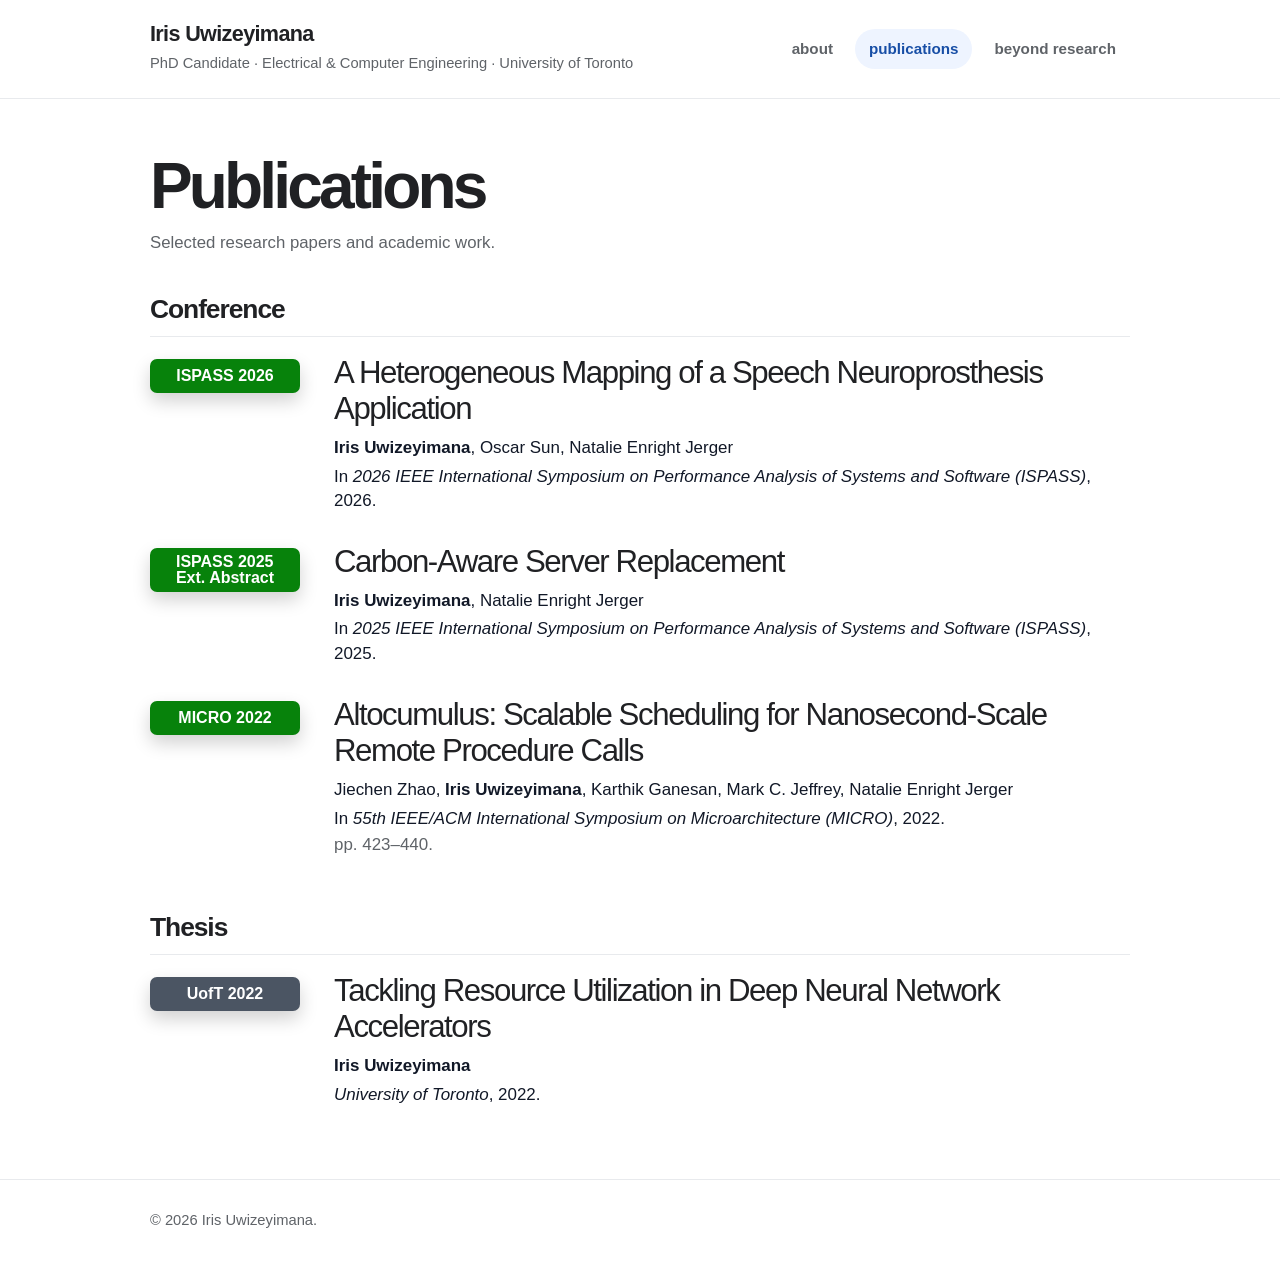
<file: publications/index.html>
<!doctype html>
<html lang="en">
<head>
  <meta charset="utf-8">
  <meta name="viewport" content="width=device-width, initial-scale=1">
  <title>Publications · Iris Uwizeyimana</title>
  <meta name="description" content="Publications by Iris Uwizeyimana.">
  <link rel="stylesheet" href="../assets/css/main.css">
</head>
<body>
  <header class="site-header">
    <div class="site-shell header-inner">
      <a class="brand" href="index.html" aria-label="Home">
        <span class="brand-name">Iris Uwizeyimana</span>
        <span class="brand-subtitle">PhD Candidate · Electrical &amp; Computer Engineering · University of Toronto</span>
      </a>
      <nav class="nav" aria-label="Primary navigation">
        <a href="/">about</a>
        <a class="active" href="/publications/">publications</a>
        <a href="/beyond-research/">beyond research</a>
      </nav>
    </div>
  </header>

  <main class="site-shell">
    <h1 class="page-title">Publications</h1>
    <p class="page-kicker">Selected research papers and academic work.</p>

    <section class="publication-section" aria-labelledby="conference-publications">
      <h2 id="conference-publications" class="section-heading">Conference</h2>

      <div class="pub-list">
        <article class="pub-item">
          <div class="pub-badge">ISPASS 2026</div>
          <div class="pub-content">
            <h3 class="pub-title">
              <a href="https://scholar.google.ca/scholar?q=%22A+Heterogeneous+Mapping+of+a+Speech+Neuroprosthesis+Application%22" target="_blank" rel="noopener">
                A Heterogeneous Mapping of a Speech Neuroprosthesis Application
              </a>
            </h3>
            <p class="pub-authors"><span class="author-me">Iris Uwizeyimana</span>, Oscar Sun, Natalie Enright Jerger</p>
            <p class="pub-venue">In <em>2026 IEEE International Symposium on Performance Analysis of Systems and Software (ISPASS)</em>, 2026.</p>
          </div>
        </article>

        <article class="pub-item">
          <div class="pub-badge">ISPASS 2025 <br> Ext. Abstract</div>
          <div class="pub-content">
            <h3 class="pub-title">
              <a href="https://scholar.google.ca/scholar?q=%22Carbon-Aware+Server+Replacement%22+%22Iris+Uwizeyimana%22" target="_blank" rel="noopener">
                Carbon-Aware Server Replacement
              </a>
            </h3>
            <p class="pub-authors"><span class="author-me">Iris Uwizeyimana</span>, Natalie Enright Jerger</p>
            <p class="pub-venue">In <em>2025 IEEE International Symposium on Performance Analysis of Systems and Software (ISPASS)</em>, 2025.</p>
          </div>
        </article>

        <article class="pub-item">
          <div class="pub-badge">MICRO 2022</div>
          <div class="pub-content">
            <h3 class="pub-title">
              <a href="https://scholar.google.ca/scholar?q=%22Altocumulus:+Scalable+scheduling+for+nanosecond-scale+remote+procedure+calls%22" target="_blank" rel="noopener">
                Altocumulus: Scalable Scheduling for Nanosecond-Scale Remote Procedure Calls
              </a>
            </h3>
            <p class="pub-authors">Jiechen Zhao, <span class="author-me">Iris Uwizeyimana</span>, Karthik Ganesan, Mark C. Jeffrey, Natalie Enright Jerger</p>
            <p class="pub-venue">In <em>55th IEEE/ACM International Symposium on Microarchitecture (MICRO)</em>, 2022.</p>
            <p class="pub-details">pp. 423–440.</p>
          </div>
        </article>
      </div>
    </section>

    <section class="publication-section thesis-section" aria-labelledby="thesis-publications">
      <h2 id="thesis-publications" class="section-heading">Thesis</h2>

      <div class="pub-list">
        <article class="pub-item">
          <div class="pub-badge pub-badge-secondary">UofT 2022</div>
          <div class="pub-content">
            <h3 class="pub-title">
              <a href="https://scholar.google.ca/scholar?q=%22Tackling+Resource+Utilization+in+Deep+Neural+Network+Accelerators%22" target="_blank" rel="noopener">
                Tackling Resource Utilization in Deep Neural Network Accelerators
              </a>
            </h3>
            <p class="pub-authors"><span class="author-me">Iris Uwizeyimana</span></p>
            <p class="pub-venue"><em>University of Toronto</em>, 2022.</p>
          </div>
        </article>
      </div>
    </section>
  </main>

  <footer class="site-footer">
    <div class="site-shell">
      <p>© <span id="year">2026</span> Iris Uwizeyimana.</p>
    </div>
  </footer>
</body>
</html>
</file>
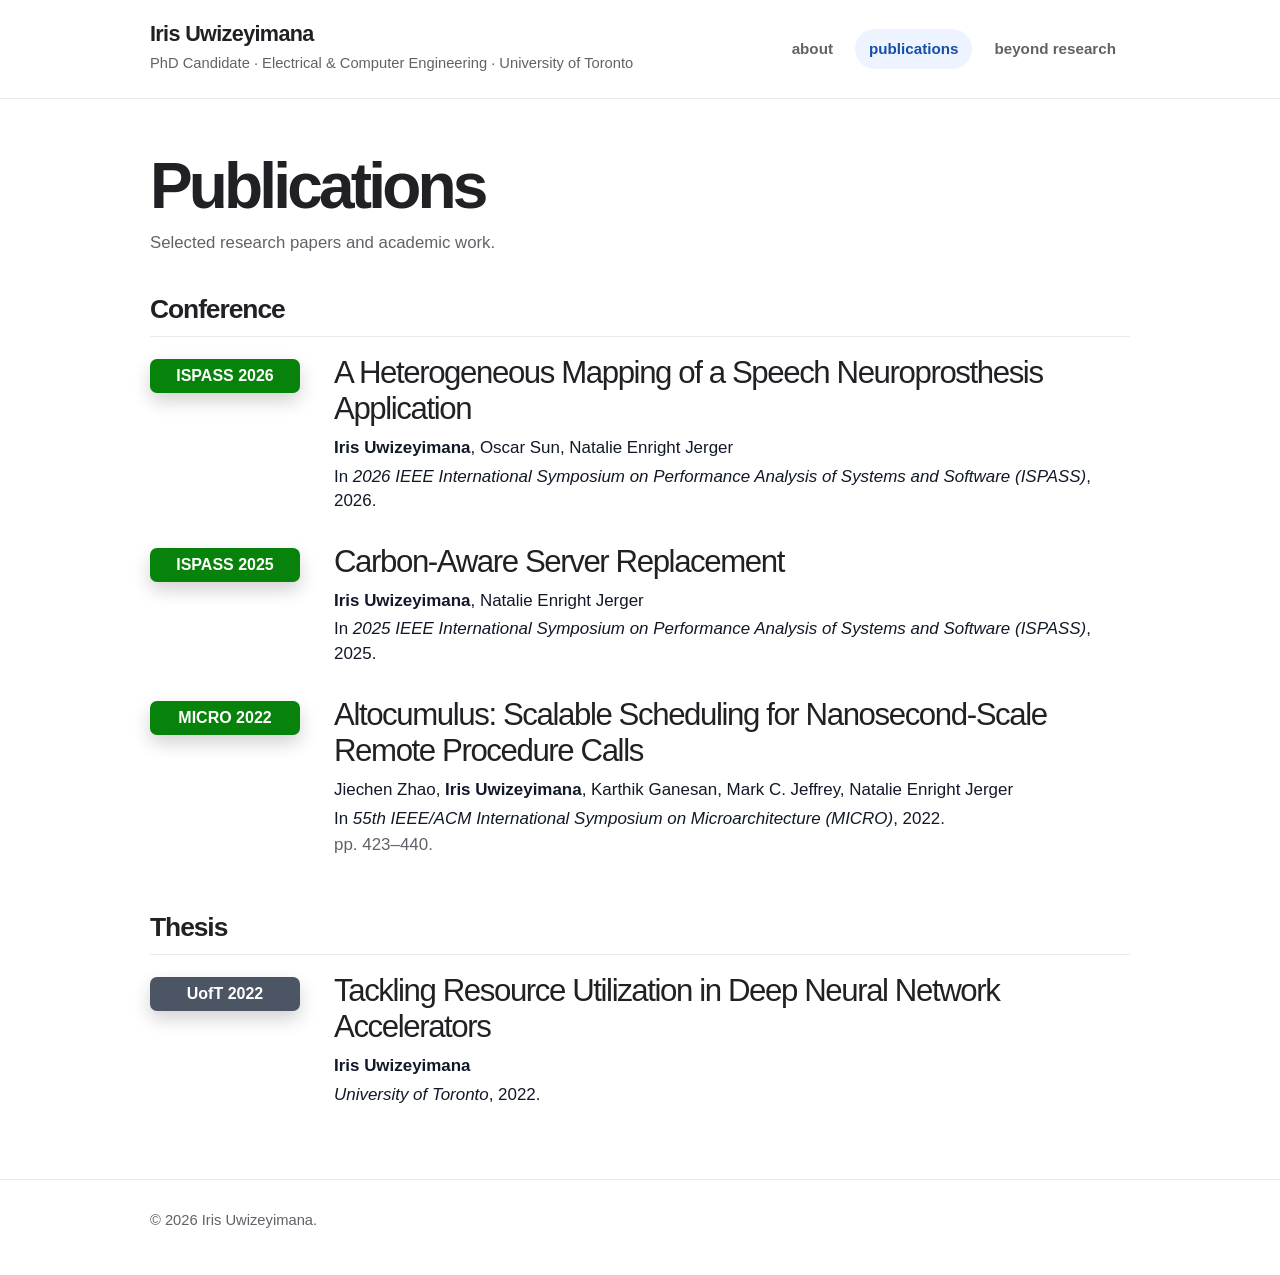
<file: publications.html>
<!doctype html>
<html lang="en">
<head>
  <meta charset="utf-8">
  <meta name="viewport" content="width=device-width, initial-scale=1">
  <title>Publications · Iris Uwizeyimana</title>
  <meta name="description" content="Publications by Iris Uwizeyimana.">
  <link rel="stylesheet" href="assets/css/main.css">
</head>
<body>
  <header class="site-header">
    <div class="site-shell header-inner">
      <a class="brand" href="index.html" aria-label="Home">
        <span class="brand-name">Iris Uwizeyimana</span>
        <span class="brand-subtitle">PhD Candidate · Electrical &amp; Computer Engineering · University of Toronto</span>
      </a>
      <nav class="nav" aria-label="Primary navigation">
        <a href="index.html">about</a>
        <a class="active" href="publications.html">publications</a>
        <a href="beyond-research.html">beyond research</a>
      </nav>
    </div>
  </header>

  <main class="site-shell">
    <h1 class="page-title">Publications</h1>
    <p class="page-kicker">Selected research papers and academic work.</p>

    <section class="publication-section" aria-labelledby="conference-publications">
      <h2 id="conference-publications" class="section-heading">Conference</h2>

      <div class="pub-list">
        <article class="pub-item">
          <div class="pub-badge">ISPASS 2026</div>
          <div class="pub-content">
            <h3 class="pub-title">
              <a href="https://scholar.google.ca/scholar?q=%22A+Heterogeneous+Mapping+of+a+Speech+Neuroprosthesis+Application%22" target="_blank" rel="noopener">
                A Heterogeneous Mapping of a Speech Neuroprosthesis Application
              </a>
            </h3>
            <p class="pub-authors"><span class="author-me">Iris Uwizeyimana</span>, Oscar Sun, Natalie Enright Jerger</p>
            <p class="pub-venue">In <em>2026 IEEE International Symposium on Performance Analysis of Systems and Software (ISPASS)</em>, 2026.</p>
          </div>
        </article>

        <article class="pub-item">
          <div class="pub-badge">ISPASS 2025</div>
          <div class="pub-content">
            <h3 class="pub-title">
              <a href="https://scholar.google.ca/scholar?q=%22Carbon-Aware+Server+Replacement%22+%22Iris+Uwizeyimana%22" target="_blank" rel="noopener">
                Carbon-Aware Server Replacement
              </a>
            </h3>
            <p class="pub-authors"><span class="author-me">Iris Uwizeyimana</span>, Natalie Enright Jerger</p>
            <p class="pub-venue">In <em>2025 IEEE International Symposium on Performance Analysis of Systems and Software (ISPASS)</em>, 2025.</p>
          </div>
        </article>

        <article class="pub-item">
          <div class="pub-badge">MICRO 2022</div>
          <div class="pub-content">
            <h3 class="pub-title">
              <a href="https://scholar.google.ca/scholar?q=%22Altocumulus:+Scalable+scheduling+for+nanosecond-scale+remote+procedure+calls%22" target="_blank" rel="noopener">
                Altocumulus: Scalable Scheduling for Nanosecond-Scale Remote Procedure Calls
              </a>
            </h3>
            <p class="pub-authors">Jiechen Zhao, <span class="author-me">Iris Uwizeyimana</span>, Karthik Ganesan, Mark C. Jeffrey, Natalie Enright Jerger</p>
            <p class="pub-venue">In <em>55th IEEE/ACM International Symposium on Microarchitecture (MICRO)</em>, 2022.</p>
            <p class="pub-details">pp. 423–440.</p>
          </div>
        </article>
      </div>
    </section>

    <section class="publication-section thesis-section" aria-labelledby="thesis-publications">
      <h2 id="thesis-publications" class="section-heading">Thesis</h2>

      <div class="pub-list">
        <article class="pub-item">
          <div class="pub-badge pub-badge-secondary">UofT 2022</div>
          <div class="pub-content">
            <h3 class="pub-title">
              <a href="https://scholar.google.ca/scholar?q=%22Tackling+Resource+Utilization+in+Deep+Neural+Network+Accelerators%22" target="_blank" rel="noopener">
                Tackling Resource Utilization in Deep Neural Network Accelerators
              </a>
            </h3>
            <p class="pub-authors"><span class="author-me">Iris Uwizeyimana</span></p>
            <p class="pub-venue"><em>University of Toronto</em>, 2022.</p>
          </div>
        </article>
      </div>
    </section>
  </main>

  <footer class="site-footer">
    <div class="site-shell">
      <p>© <span id="year">2026</span> Iris Uwizeyimana.</p>
    </div>
  </footer>
</body>
</html>
</file>
<file: assets/css/main.css>
:root {
  --bg: #ffffff;
  --text: #202124;
  --muted: #5f6368;
  --line: #e8eaed;
  --accent: #174ea6;
  --accent-soft: #eef4ff;
  --card: #fafafa;
  --shadow: 0 18px 45px rgba(32, 33, 36, 0.08);
  --radius: 18px;
  --content-width: 980px;
}

* {
  box-sizing: border-box;
}

html {
  scroll-behavior: smooth;
}

body {
  margin: 0;
  background: var(--bg);
  color: var(--text);
  font-family: -apple-system, BlinkMacSystemFont, "Segoe UI", Roboto, Helvetica, Arial, sans-serif;
  font-size: 16px;
  line-height: 1.7;
}

body::selection,
::selection {
  background: var(--accent-soft);
}

a {
  color: var(--accent);
  text-decoration: none;
  text-underline-offset: 0.22em;
}

a:hover,
a:focus {
  text-decoration: underline;
}

.site-shell {
  width: min(calc(100% - 40px), var(--content-width));
  margin: 0 auto;
}

.site-header {
  border-bottom: 1px solid var(--line);
  background: rgba(255, 255, 255, 0.92);
  backdrop-filter: blur(12px);
  position: sticky;
  top: 0;
  z-index: 20;
}

.header-inner {
  display: flex;
  align-items: center;
  justify-content: space-between;
  gap: 24px;
  padding: 22px 0;
}

.brand {
  min-width: 260px;
}

.brand-name {
  display: block;
  color: var(--text);
  font-size: 1.35rem;
  font-weight: 720;
  letter-spacing: -0.03em;
  line-height: 1.15;
}

.brand-subtitle {
  display: block;
  color: var(--muted);
  font-size: 0.92rem;
  margin-top: 4px;
}

.nav {
  display: flex;
  align-items: center;
  gap: 8px;
  flex-wrap: wrap;
  justify-content: flex-end;
}

.nav a {
  color: var(--muted);
  border-radius: 999px;
  padding: 7px 14px;
  font-size: 0.95rem;
  font-weight: 600;
  text-decoration: none;
}

.nav a:hover,
.nav a:focus,
.nav a.active {
  color: var(--accent);
  background: var(--accent-soft);
}

main {
  padding: 54px 0 72px;
}

.page-title {
  margin: 0 0 10px;
  font-size: clamp(2.1rem, 5vw, 4.1rem);
  line-height: 1.04;
  letter-spacing: -0.06em;
}

.page-kicker {
  margin: 0 0 34px;
  color: var(--muted);
  max-width: 720px;
  font-size: 1.05rem;
}

.hero-card,
.blank-card,
.note-card {
  border: 1px solid var(--line);
  border-radius: var(--radius);
  background: var(--card);
  padding: 30px;
  box-shadow: var(--shadow);
}

.hero-card h2,
.blank-card h2,
.note-card h2 {
  margin-top: 0;
  letter-spacing: -0.03em;
}

.blank-card {
  min-height: 320px;
  display: grid;
  place-items: center;
  text-align: center;
}

.blank-card p {
  margin: 0 auto;
  max-width: 560px;
  color: var(--muted);
}

.meta-list {
  display: grid;
  gap: 12px;
  margin: 24px 0 0;
  padding: 0;
  list-style: none;
}

.meta-list li {
  display: flex;
  gap: 12px;
  align-items: baseline;
}

.meta-list strong {
  min-width: 92px;
  color: var(--text);
}

.beyond-grid {
  display: grid;
  grid-template-columns: minmax(0, 1fr) 340px;
  gap: 42px;
  align-items: start;
}

.essay {
  max-width: 680px;
}

.essay p {
  margin: 0 0 1.25rem;
}

.essay p.lede {
  font-size: 1.18rem;
  color: #2f3137;
  line-height: 1.75;
}

.essay blockquote {
  margin: 30px 0;
  padding: 18px 22px;
  border-left: 4px solid var(--accent);
  background: var(--accent-soft);
  border-radius: 0 14px 14px 0;
  color: #24324a;
  font-size: 1.05rem;
}

.photo-stack {
  display: grid;
  gap: 18px;
  position: sticky;
  top: 120px;
}

.photo-card {
  margin: 0;
  border: 1px solid var(--line);
  border-radius: 22px;
  overflow: hidden;
  background: #fff;
  box-shadow: var(--shadow);
}

.photo-card img {
  display: block;
  width: 100%;
  height: auto;
}

.photo-card figcaption {
  padding: 12px 15px;
  color: var(--muted);
  font-size: 0.9rem;
}

.link-pills {
  display: flex;
  flex-wrap: wrap;
  gap: 10px;
  margin: 28px 0 0;
}

.link-pills a {
  border: 1px solid var(--line);
  border-radius: 999px;
  padding: 8px 13px;
  background: #fff;
  font-size: 0.92rem;
  font-weight: 650;
}

.site-footer {
  border-top: 1px solid var(--line);
  color: var(--muted);
  font-size: 0.92rem;
  padding: 28px 0 42px;
}

.site-footer p {
  margin: 0;
}

@media (max-width: 820px) {
  .header-inner {
    align-items: flex-start;
    flex-direction: column;
  }

  .nav {
    justify-content: flex-start;
  }

  .beyond-grid {
    grid-template-columns: 1fr;
  }

  .about-grid {
    grid-template-columns: 1fr;
  }

  .profile-card {
    max-width: 340px;
  }

  .photo-stack {
    position: static;
    grid-template-columns: repeat(2, minmax(0, 1fr));
  }
}

@media (max-width: 560px) {
  .site-shell {
    width: min(calc(100% - 26px), var(--content-width));
  }

  main {
    padding-top: 34px;
  }

  .photo-stack {
    grid-template-columns: 1fr;
  }

  .hero-card,
  .blank-card,
  .note-card {
    padding: 22px;
  }
}


.about-grid {
  display: grid;
  grid-template-columns: 300px minmax(0, 1fr);
  gap: 36px;
  align-items: start;
}

.profile-card,
.about-card {
  border: 1px solid var(--line);
  border-radius: var(--radius);
  background: #fff;
  box-shadow: var(--shadow);
}

.profile-card {
  overflow: hidden;
}

.profile-photo {
  display: block;
  width: 100%;
  aspect-ratio: 1 / 1;
  object-fit: cover;
}

.profile-meta {
  padding: 18px 20px 20px;
  text-align: center;
}

.profile-name {
  margin: 0;
  font-size: 1.5rem;
  line-height: 1.2;
  letter-spacing: -0.03em;
}

.profile-role {
  margin: 8px 0 10px;
  color: var(--muted);
  font-size: 0.95rem;
}

.profile-email {
  margin: 0;
  font-size: 0.96rem;
  word-break: break-word;
}

.about-card {
  padding: 30px;
}

.about-card h2 {
  margin-top: 0;
  letter-spacing: -0.03em;
}

.about-card p {
  margin: 0 0 1.15rem;
}

.social-links {
  display: flex;
  flex-wrap: wrap;
  gap: 12px;
  margin-top: 22px;
}

.social-links a {
  display: inline-flex;
  align-items: center;
  gap: 8px;
  border: 1px solid var(--line);
  border-radius: 999px;
  padding: 10px 14px;
  background: var(--accent-soft);
  font-weight: 650;
  text-decoration: none;
}

.social-links a:hover,
.social-links a:focus {
  text-decoration: none;
}


@media (max-width: 820px) {
  .about-grid {
    grid-template-columns: 1fr;
  }

  .profile-card {
    max-width: 340px;
  }
}

@media (max-width: 560px) {
  .social-links {
    flex-direction: column;
    align-items: flex-start;
  }
}


/* Publications page */
.publication-section {
  margin-top: 36px;
}

.thesis-section {
  margin-top: 54px;
}

.section-heading {
  margin: 0 0 22px;
  padding-bottom: 10px;
  border-bottom: 1px solid var(--line);
  font-size: 1.65rem;
  line-height: 1.2;
  letter-spacing: -0.04em;
}

.pub-list {
  display: grid;
  gap: 34px;
}

.pub-item {
  display: grid;
  grid-template-columns: 150px minmax(0, 1fr);
  gap: 34px;
  align-items: start;
}

.pub-badge {
  display: inline-flex;
  align-items: center;
  justify-content: center;
  min-height: 34px;
  padding: 6px 16px;
  border-radius: 7px;
  background: #07820b;
  color: #fff;
  font-weight: 800;
  line-height: 1;
  box-shadow: 0 8px 18px rgba(0, 0, 0, 0.18);
  white-space: nowrap;
}

.pub-badge-secondary {
  background: #4b5563;
}

.pub-content {
  min-width: 0;
}

.pub-title {
  margin: -4px 0 8px;
  font-size: clamp(1.35rem, 3vw, 1.95rem);
  line-height: 1.18;
  font-weight: 520;
  letter-spacing: -0.045em;
}

.pub-title a {
  color: var(--text);
  text-decoration: none;
}

.pub-title a:hover,
.pub-title a:focus {
  color: var(--accent);
  text-decoration: underline;
}

.pub-authors,
.pub-venue,
.pub-details {
  margin: 0;
  color: #111827;
  font-size: 1.06rem;
  line-height: 1.45;
}

.pub-venue {
  margin-top: 4px;
}

.pub-details {
  margin-top: 2px;
  color: var(--muted);
}

.author-me {
  font-weight: 700;
}

@media (max-width: 720px) {
  .pub-item {
    grid-template-columns: 1fr;
    gap: 14px;
  }

  .pub-badge {
    justify-self: start;
  }
}
</file>
